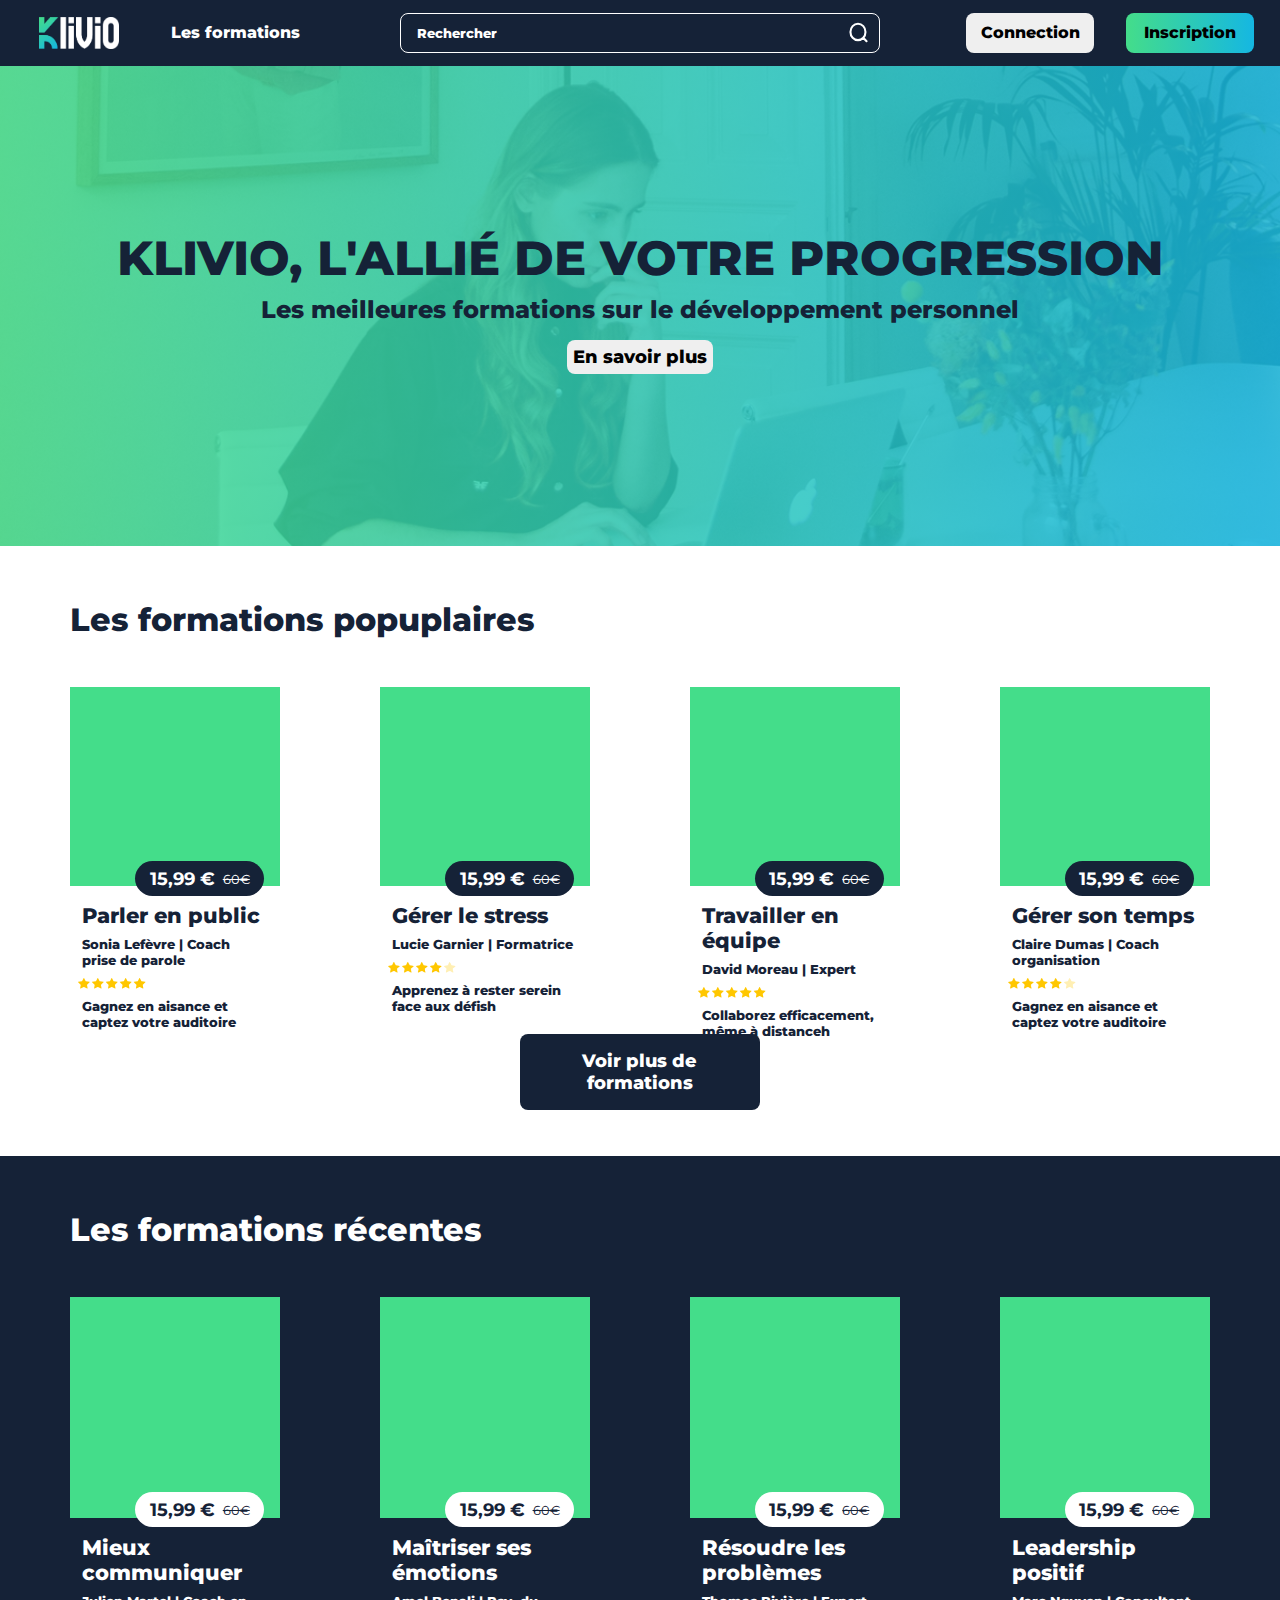
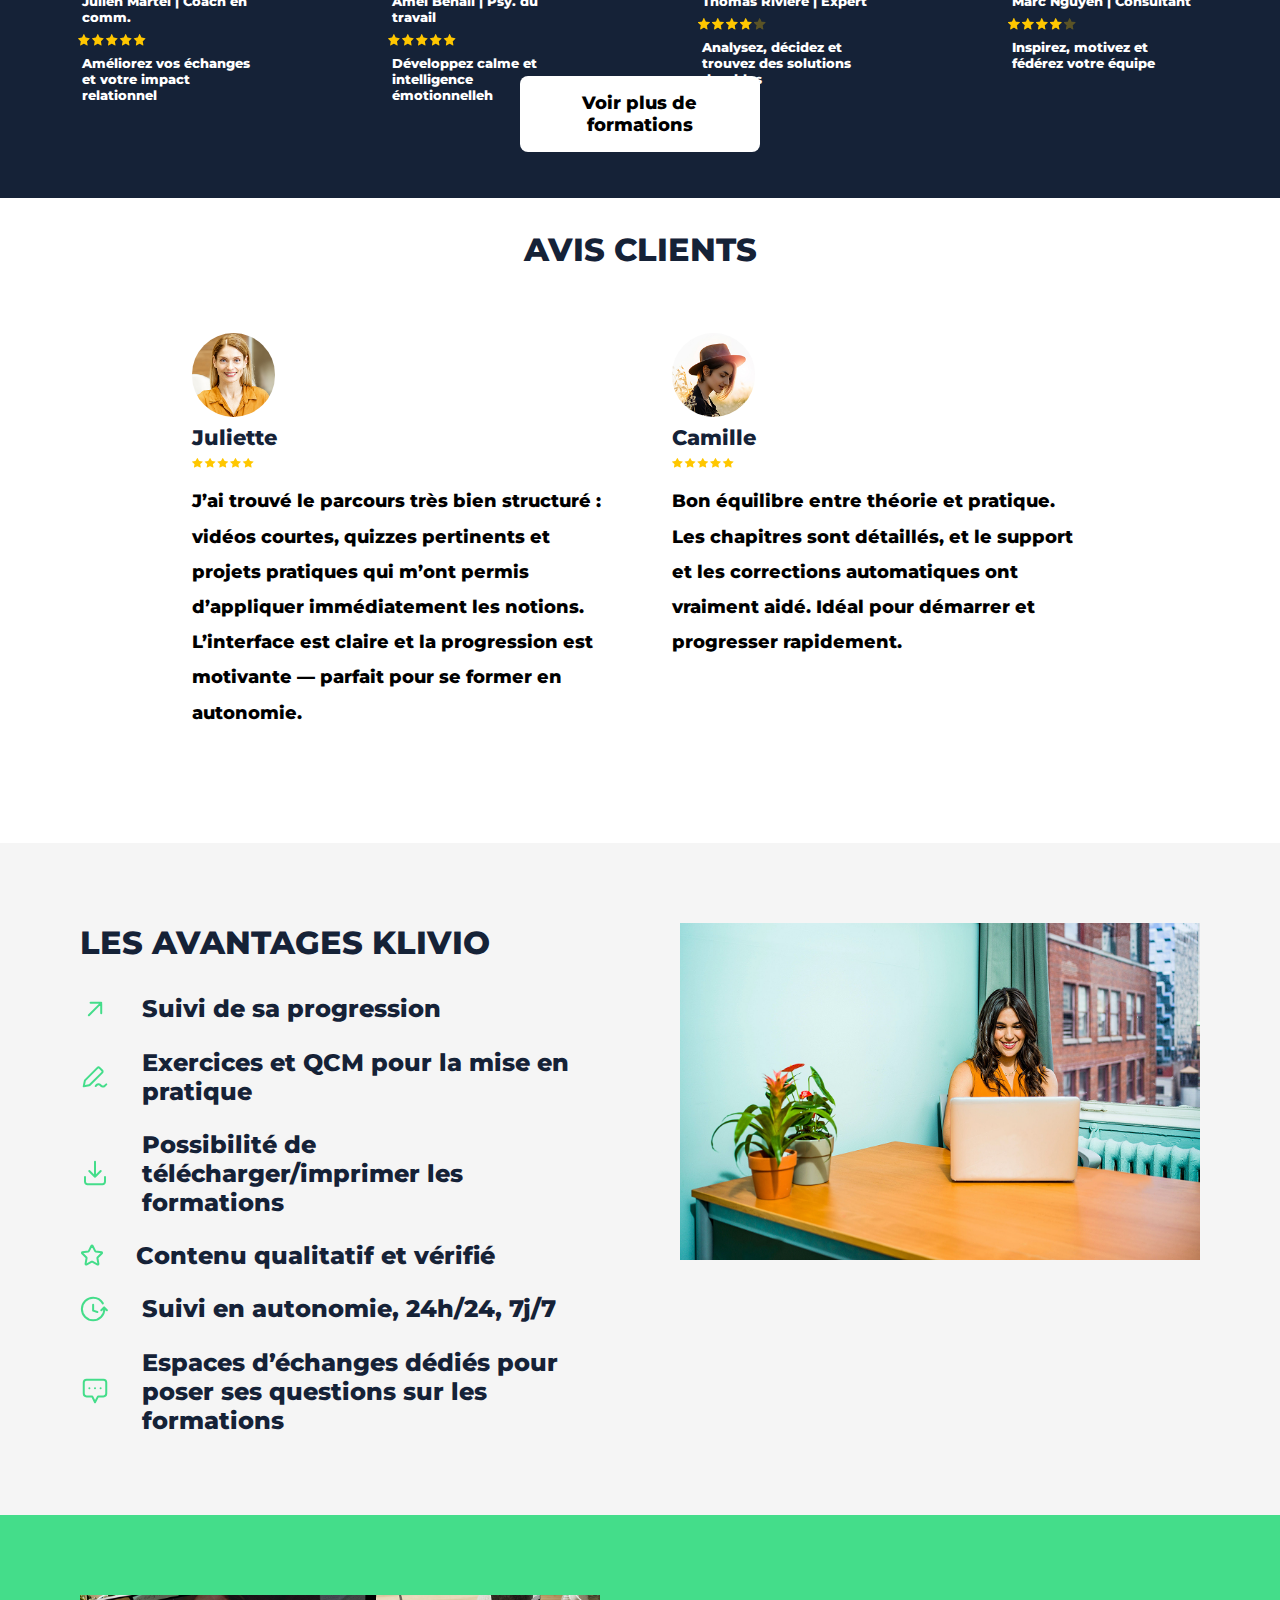
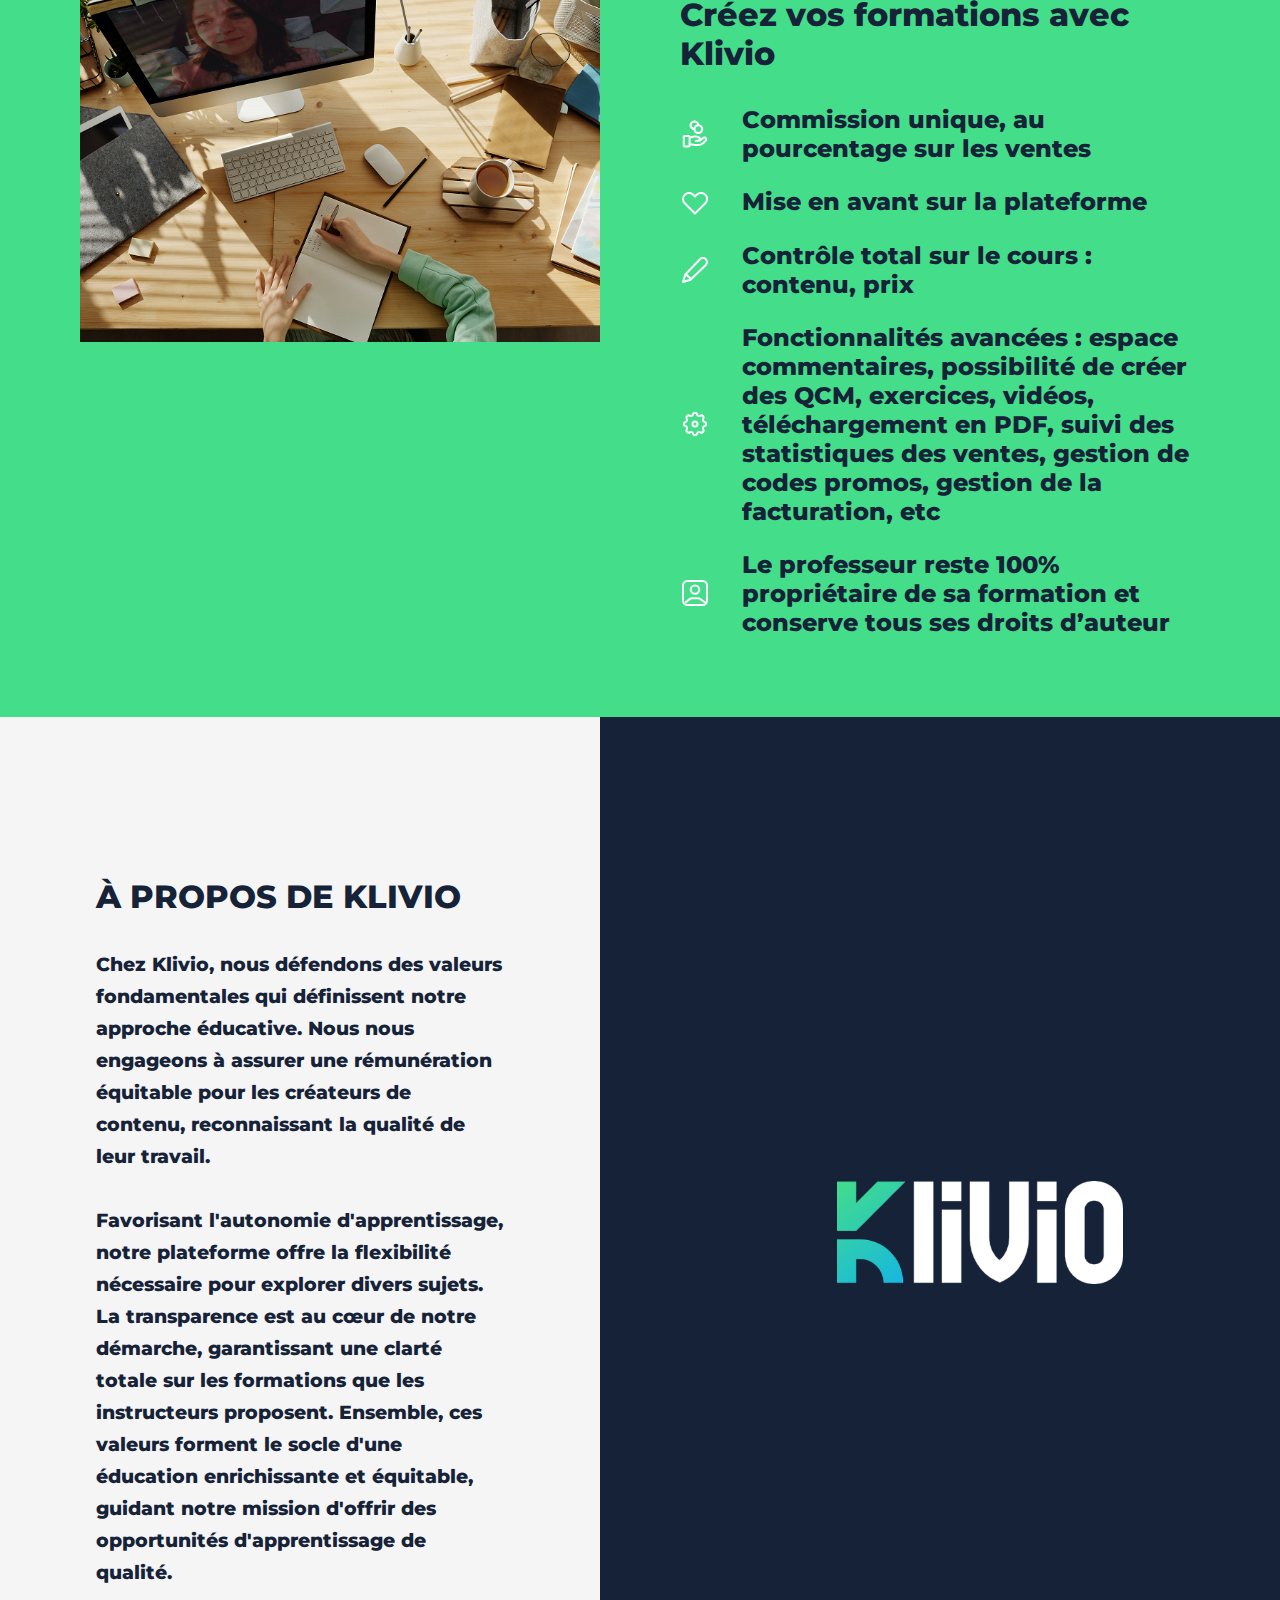
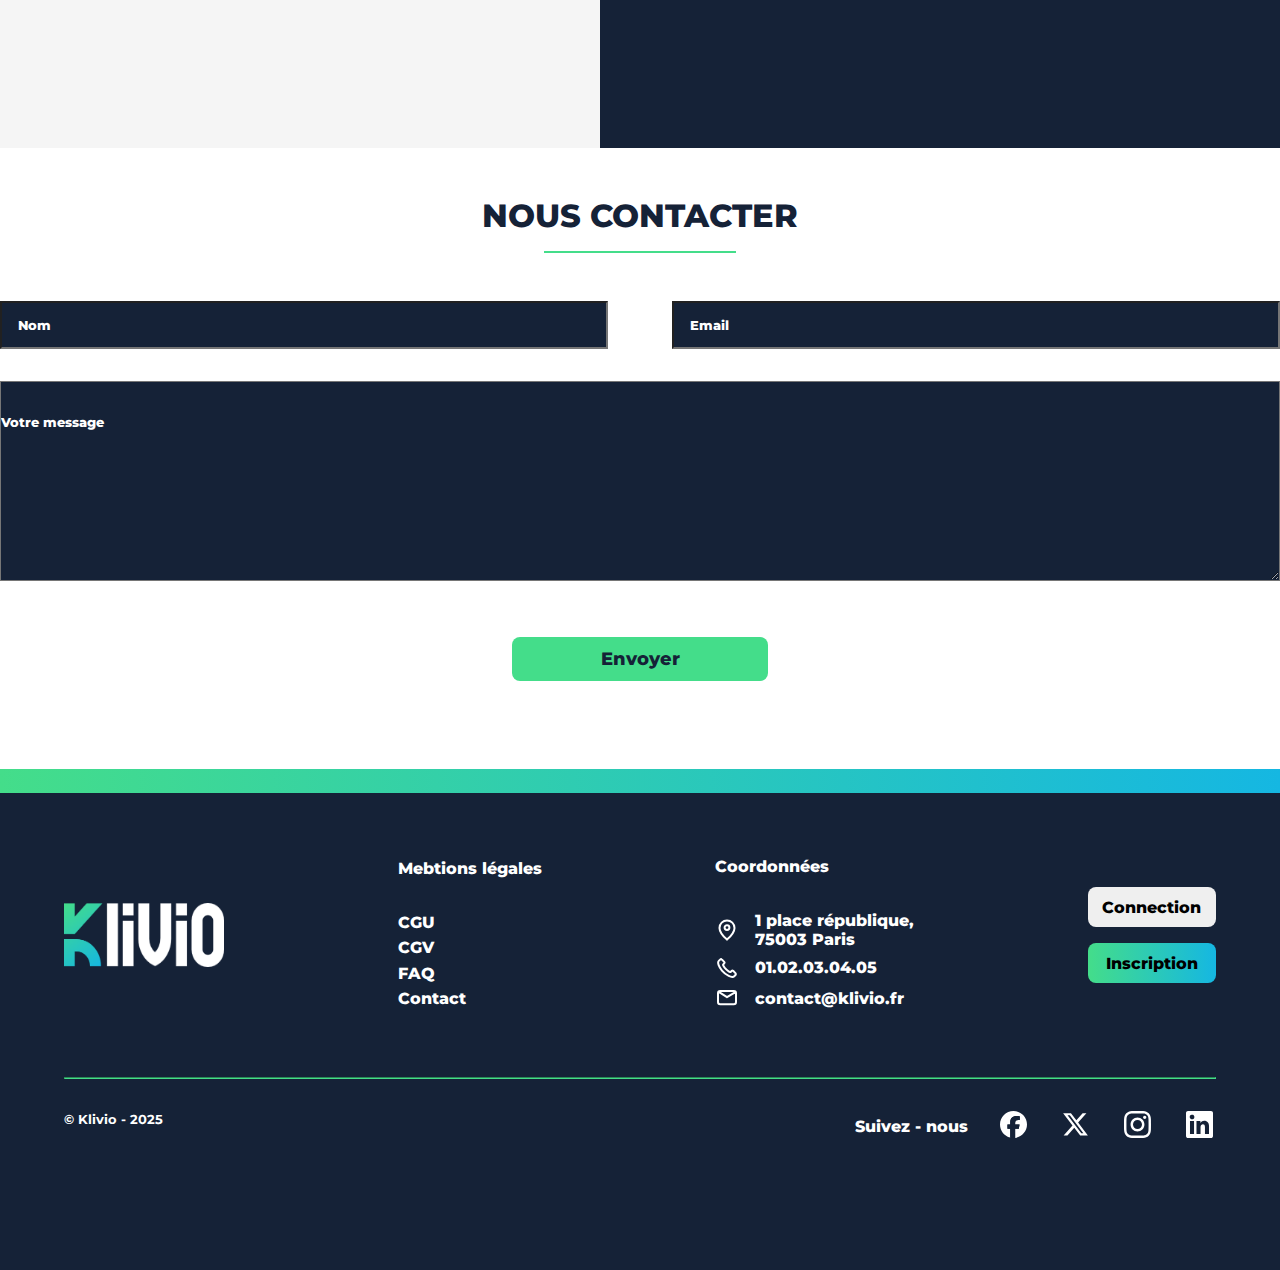
<file: index.html>
<!DOCTYPE html>
<html lang="fr">

<head>
    <meta charset="UTF-8">
    <meta name="viewport" content="width=device-width">
    <title>Klivio</title>
    <link rel="stylesheet" href="style.css">

</head>


<body>

    <header>

        <nav>
            <div id="logo_div" class="mobile_hidden">
                <img id="logo" src="img/logo.png" alt="Logo Klivio">
                <a class="mobile_hidden" >Les formations</a>
            </div>

            <div id="search_div">
                <label class="mobile_hidden" ></label>
                <input type="text" id="search-bar" placeholder="Rechercher" class="mobile_hidden" >
            </div>

            <div id="button_div" class="mobile_hidden">
                <button class="mobile_hidden , login_button">Connection</button>
                <button class="mobile_hidden , signin_button">Inscription</button>
            </div>

            <div id="menu" class="mobile_hidden">
                <hr class="mobile_show, menu-bar" >
                <hr class="mobile_show, menu-bar" >
                <hr class="mobile_show, menu-bar" >
            </div>
        </nav>

    </header>


    <div id="banner">
        <h1>KLIVIO, L'ALLIÉ DE VOTRE PROGRESSION</h1>
        <p>Les meilleures formations sur le développement personnel</p>
        <button>En savoir plus</button>
    </div>


    <main>

        <!-- Formations populaires -->

        <section id="formations_populaires">

            <h2>Les formations popuplaires</h2>

                <div class="product_list">

                    <div class="product">
                        <img class="product_img" src="img/img-course.png" alt="Produit, carré vert">
                        <span class="price">15,99 € <span class="old_price">60€</span></span>
                        <div class="product_text">
                        <h3>Parler en public</h3>
                        <p>Sonia Lefèvre | Coach prise de parole</p>
                        <img class="star_img" src="img/5star.svg" alt="Note 5 sur 5">
                        <p>Gagnez en aisance et captez votre auditoire</p>
                        </div>
                    </div>

                    <div class="product">
                        <img class="product_img" src="img/img-course.png" alt="Produit, carré vert">
                        <span class="price">15,99 € <span class="old_price">60€</span></span>
                        <div class="product_text">
                        <h3>Gérer le stress</h3>
                        <p>Lucie Garnier | Formatrice</p>
                        <img class="star_img" src="img/4star.png" alt="Note 4 sur 5">
                        <p>Apprenez à rester serein face aux défish</p>
                        </div>
                    </div>

                    <div class="product">
                        <img class="product_img" src="img/img-course.png" alt="Produit, carré vert">
                        <span class="price">15,99 € <span class="old_price">60€</span></span>
                        <div class="product_text">
                        <h3>Travailler en équipe</h3>
                        <p>David Moreau | Expert</p>
                        <img class="star_img" src="img/5star.svg" alt="Note 5 sur 5">
                        <p>Collaborez efficacement, même à distanceh</p>
                        </div>
                    </div>

                    <div class="product">
                        <img class="product_img" src="img/img-course.png" alt="Produit, carré vert">
                        <span class="price">15,99 € <span class="old_price">60€</span></span>
                        <div class="product_text">
                        <h3>Gérer son temps</h3>
                        <p>Claire Dumas | Coach organisation</p>
                        <img class="star_img" src="img/4star.png" alt="Note, 4 sur 5">
                        <p>Gagnez en aisance et captez votre auditoire</p>
                        </div>
                    </div>
                    
                    
                </div>
                
            <button>Voir plus de formations</button>
        </section>

        
        <!-- Formations recentes -->
        <div class="mobile_background">
        <section id="formations_recentes">

            <h2>Les formations récentes</h2>

                <div class="product_list">

                    <div class="product">
                        <img class="product_img" src="img/img-course.png" alt="Produit, carré vert">
                        <span class="price2">15,99 € <span class="old_price">60€</span></span>
                        <div class="product_text">
                        <h3>Mieux communiquer</h3>
                        <p>Julien Martel | Coach en comm.</p>
                        <img class="star_img" src="img/5star.svg" alt="Note, 5 sur 5">
                        <p>Améliorez vos échanges et votre impact relationnel</p>
                        </div>
                    </div>

                    <div class="product">
                        <img class="product_img" src="img/img-course.png" alt="Produit, carré vert">
                        <span class="price2">15,99 € <span class="old_price">60€</span></span>
                        <div class="product_text">
                        <h3>Maîtriser ses émotions</h3>
                        <p>Amel Benali | Psy. du travail</p>
                        <img class="star_img" src="img/5star.svg" alt="Note, 5 sur 5">
                        <p>Développez calme et intelligence émotionnelleh</p>
                        </div>
                    </div>

                    <div class="product">
                        <img class="product_img" src="img/img-course.png" alt="Produit, carré vert">
                        <span class="price2">15,99 € <span class="old_price">60€</span></span>
                        <div class="product_text">
                        <h3>Résoudre les problèmes</h3>
                        <p>Thomas Rivière | Expert</p>
                        <img class="star_img" src="img/4star.png" alt="Note, 4 sur 5">
                        <p>Analysez, décidez et trouvez des solutions durables</p>
                        </div>
                    </div>

                    <div class="product">
                        <img class="product_img" src="img/img-course.png" alt="Produit, carré vert">
                        <span class="price2">15,99 € <span class="old_price">60€</span></span>
                        <div class="product_text">
                        <h3>Leadership positif</h3>
                        <p>Marc Nguyen | Consultant</p>
                        <img class="star_img" src="img/4star.png" alt="Note, 4 sur 5">
                        <p>Inspirez, motivez et fédérez votre équipe</p>
                        </div>
                    </div>
                    
                    
                </div>
                
            <button>Voir plus de formations</button>
        </section>
        </div>


        <!-- Avis clients -->
        <section id="avis_clients">

            <h2>AVIS CLIENTS</h2>

                <div class="split_half">
                    <div class="client">
                        <img src="img/juliette.png" class="client_img" alt="photo de Juliette">
                        <h3>Juliette</h3>
                        <img src="img/5star.svg" class="client_star" alt="Note 5 sur 5">
                        <p class="avis">J’ai trouvé le parcours très bien structuré : vidéos courtes, 
                            quizzes pertinents et projets pratiques qui m’ont permis d’appliquer 
                            immédiatement les notions. L’interface est claire et la progression 
                            est motivante — parfait pour se former en autonomie.
                        </p>
                    </div>

                    <div class="client">
                        <img src="img/camille.png" class="client_img" alt="Photo de Camille">
                        <h3>Camille</h3>
                        <img src="img/5star.svg" class="client_star" alt="Note 5 sur 5">
                        <p class="avis">Bon équilibre entre théorie et pratique. Les chapitres sont détaillés, 
                            et le support et les corrections automatiques ont vraiment aidé. Idéal 
                            pour démarrer et progresser rapidement.
                        </p>
                    </div>
                </div>
        </section>


        <!-- Avantages -->
        <section id="avantages">

                <div class="mobile_size">
                    <h2>LES AVANTAGES KLIVIO</h2>
                    
                    <ul>
                        <li> <img src="img/icons/arrow-up-right.svg" alt="icone arrow up">Suivi de sa progression</li>
                        <li> <img src="img/icons/edit-01.svg" alt="icone edit">Exercices et QCM pour la mise en pratique</li>
                        <li> <img src="img/icons/download-02.svg" alt="icone download">Possibilité de télécharger/imprimer les formations</li>
                        <li> <img src="img/icons/star-02.svg" alt="icone etoile">Contenu qualitatif et vérifié</li>
                        <li> <img src="img/icons/clock-backward.svg" alt="icone clokc backward">Suivi en autonomie, 24h/24, 7j/7</li>
                        <li> <img src="img/icons/annotation-typing.svg" alt="icone typing animation">Espaces d’échanges dédiés pour poser ses questions sur les formations</li>
                    </ul>
                
                </div>

            <div>
                <img src="img/avantages.png" id="avantages_img" alt="Femme qui travaille sur ordinateur asisse devant un bureau">
            </div>

        </section>


        <!-- Become author -->
        <section id="become-author">

                    
            
            <div>
                <h2 class="mobile_show" id="title">Créez vos formations avec Klivio</h2>
                <img src="img/become-author.png" id="become-author_img" alt="Vue de premiere personne d'une femme travaillaint sur ordinateur devant un bureau">
            </div>
            
            <div>

                    <h2 class="mobile_hidden">Créez vos formations avec Klivio</h2>

                    <ul>
                        <li><img src="img/icons/coin-hand.svg" alt="icone piece">Commission unique, au pourcentage sur les ventes</li>
                        <li><img src="img/icons/heart.svg" alt="icone coeur">Mise en avant sur la plateforme</li>
                        <li><img src="img/icons/pencil-01.svg" alt="icone stylo">Contrôle total sur le cours : contenu, prix</li>
                        <li><img src="img/icons/settings.svg" alt="icone parametres">Fonctionnalités avancées : espace commentaires, possibilité de créer des QCM, exercices, vidéos, 
                            téléchargement en PDF, suivi des statistiques des ventes, gestion de codes promos, gestion de la 
                            facturation, etc
                        </li>
                        <li><img src="img/icons/user-profile-square.svg" alt="icone profil d'utilisateur">Le professeur reste 100% propriétaire de sa formation et conserve tous ses droits d’auteur</li>
                    </ul>
                
                </div>
                    
        </section>


        <!-- About -->
         <section id="about">

             <div id="about_div">
                 
                 <h2>À PROPOS DE KLIVIO</h2>

                <p>Chez Klivio, nous défendons des valeurs fondamentales qui 
                    définissent notre approche éducative. Nous nous engageons à
                    assurer une rémunération équitable pour les créateurs de contenu, 
                    reconnaissant la qualité de leur travail. 
                </p>

                <p>Favorisant l'autonomie d'apprentissage, notre plateforme offre la flexibilité  
                    nécessaire pour explorer divers sujets. La transparence est au cœur de notre démarche, 
                    garantissant une clarté totale sur les formations que les instructeurs proposent. 
                    Ensemble, ces valeurs forment le socle d'une  éducation enrichissante et équitable,
                    guidant notre mission d'offrir des opportunités d'apprentissage de qualité.
                </p>

             </div>

             <div id="about_div_img">
                <img src="img/logo.png" alt="Logo Klivio">
             </div>

         </section>


        <!-- Contact -->
         <section id="contact">

            
            <h2>NOUS CONTACTER</h2>
            <hr>

            <form method="post">

                <div id="contact_info">
                    
                    <div id="contact_input">
                        <input type="text" placeholder="Nom" class="contact_input_text">
                        <input type="email" placeholder="Email" class="contact_input_text">
                    </div>
                        <textarea id="contact_message" placeholder="Votre message" class="contact_input_text"></textarea>
                        
                    </div>
            </form>
            
            <button>Envoyer</button>
         </section>


         <!-- Footer -->
         <footer>
             
             <hr id="footer_line">

             <section id="footer_main">
             
                <div>
                    <img src="img/logo.png" id="footer_logo" alt="Logo Klivio">
                </div>

                <div id="mention_legales">

                    <h4>Mebtions légales</h4>

                    <ul>
                        <li>CGU</li>
                        <li>CGV</li>
                        <li>FAQ</li>
                        <li>Contact</li>
                    </ul>
                </div>

                <div>
                    <h4>Coordonnées</h4>

                    <ul>
                        <li><img src="img/icons/marker-02.svg" alt="icone de position">1 place république, <br>75003 Paris</li>
                        <li><img src="img/icons/phone.svg" alt="icone de telephone">01.02.03.04.05</li>
                        <li><img src="img/icons/mail-01.svg" alt="icone email">contact@klivio.fr</li>
                    </ul>
                </div>

                <div id="footer_button">
                <button class="mobile_hidden , login_button">Connection</button>
                <button class="mobile_hidden , signin_button">Inscription</button>

                </div>

            </section>
            
            <hr id="footer_line2" class="mobile_hidden">


            <section id="footer_second" class="mobile_hidden">

                <h5 class="mobile_hidden">© Klivio -  2025</h5>

                <div id="social-media">

                    <span class="mobile_hidden">Suivez - nous</span>

                    <a><img src="img/icons/fb.svg" class="mobile_hidden" alt="facebook"></a>
                    <a><img src="img/icons/x.svg" class="mobile_hidden" alt="icone x"></a>
                    <a><img src="img/icons/insta.svg" class="mobile_hidden" alt="instagram"></a>
                    <a><img src="img/icons/linkdin.svg" class="mobile_hidden" alt="linkdin"></a>

                </div>

            </section>

        </footer>





    </main>



</body>

</html>
</file>
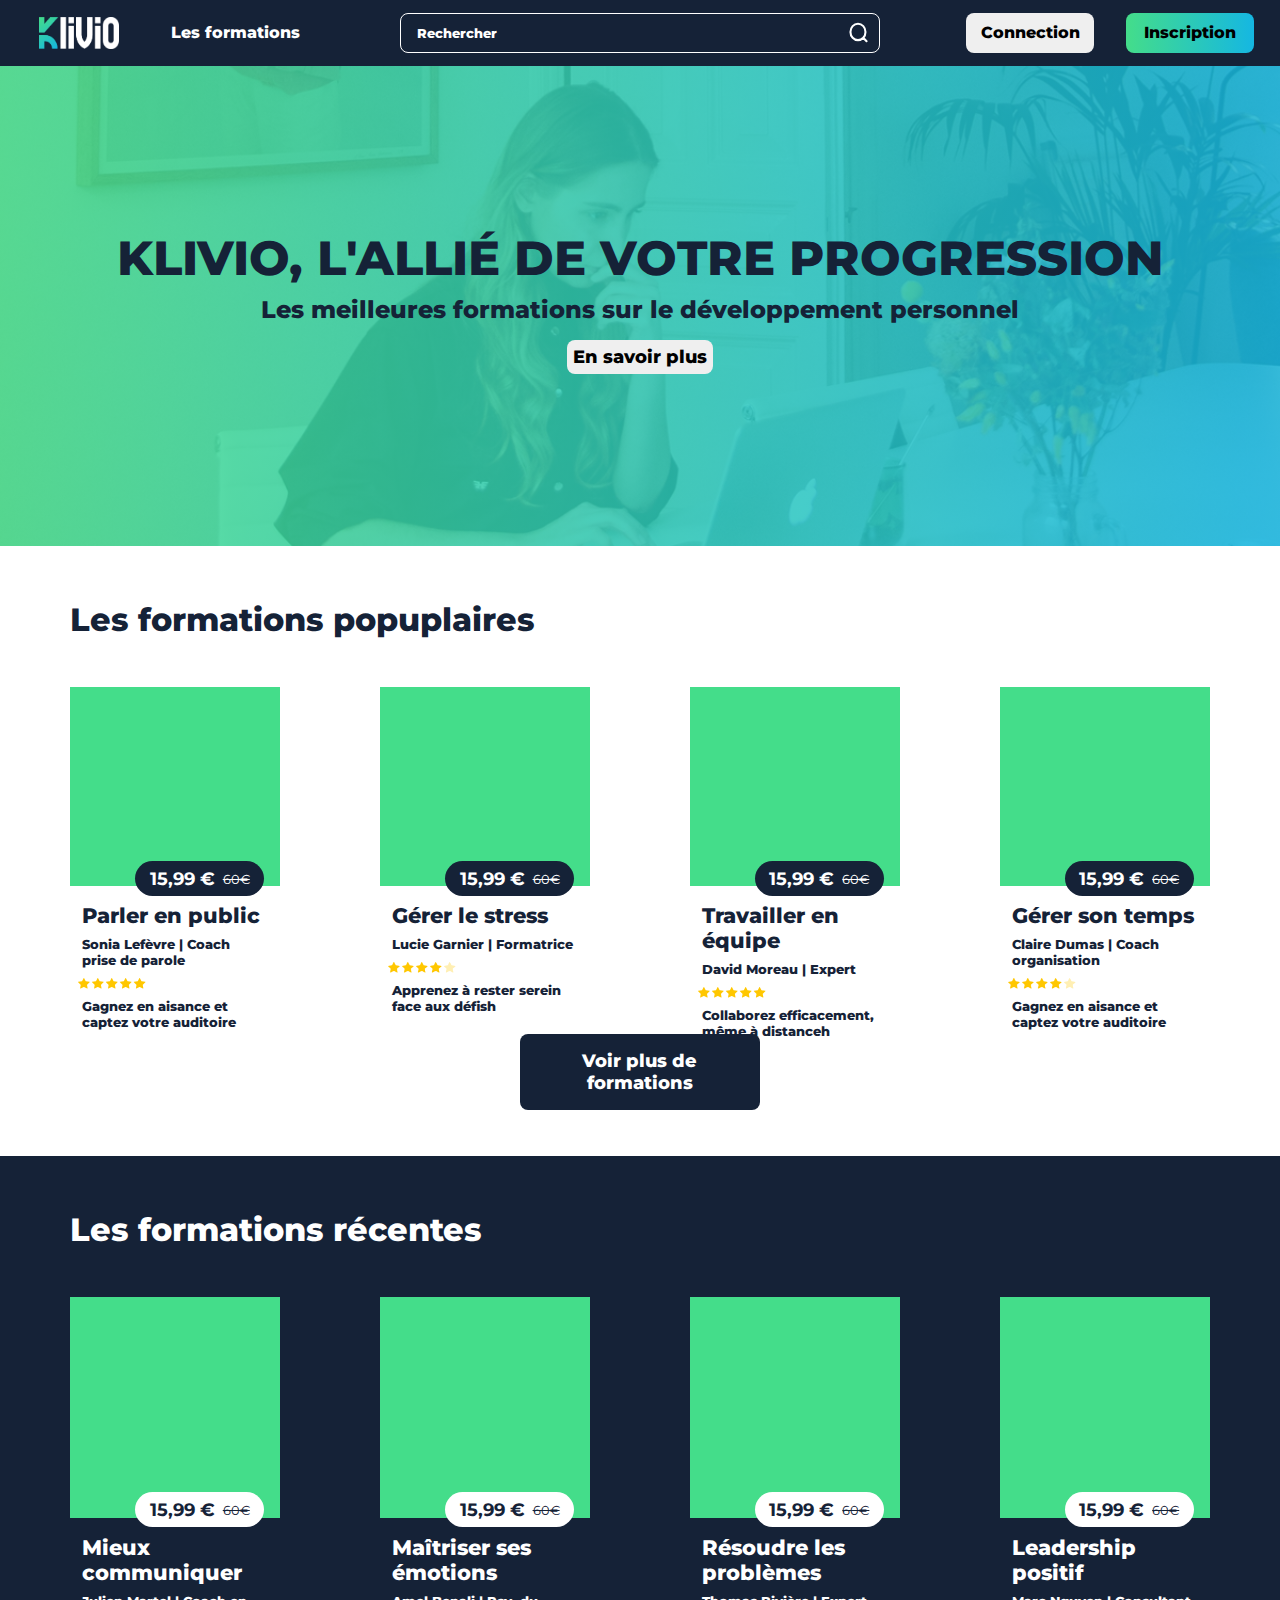
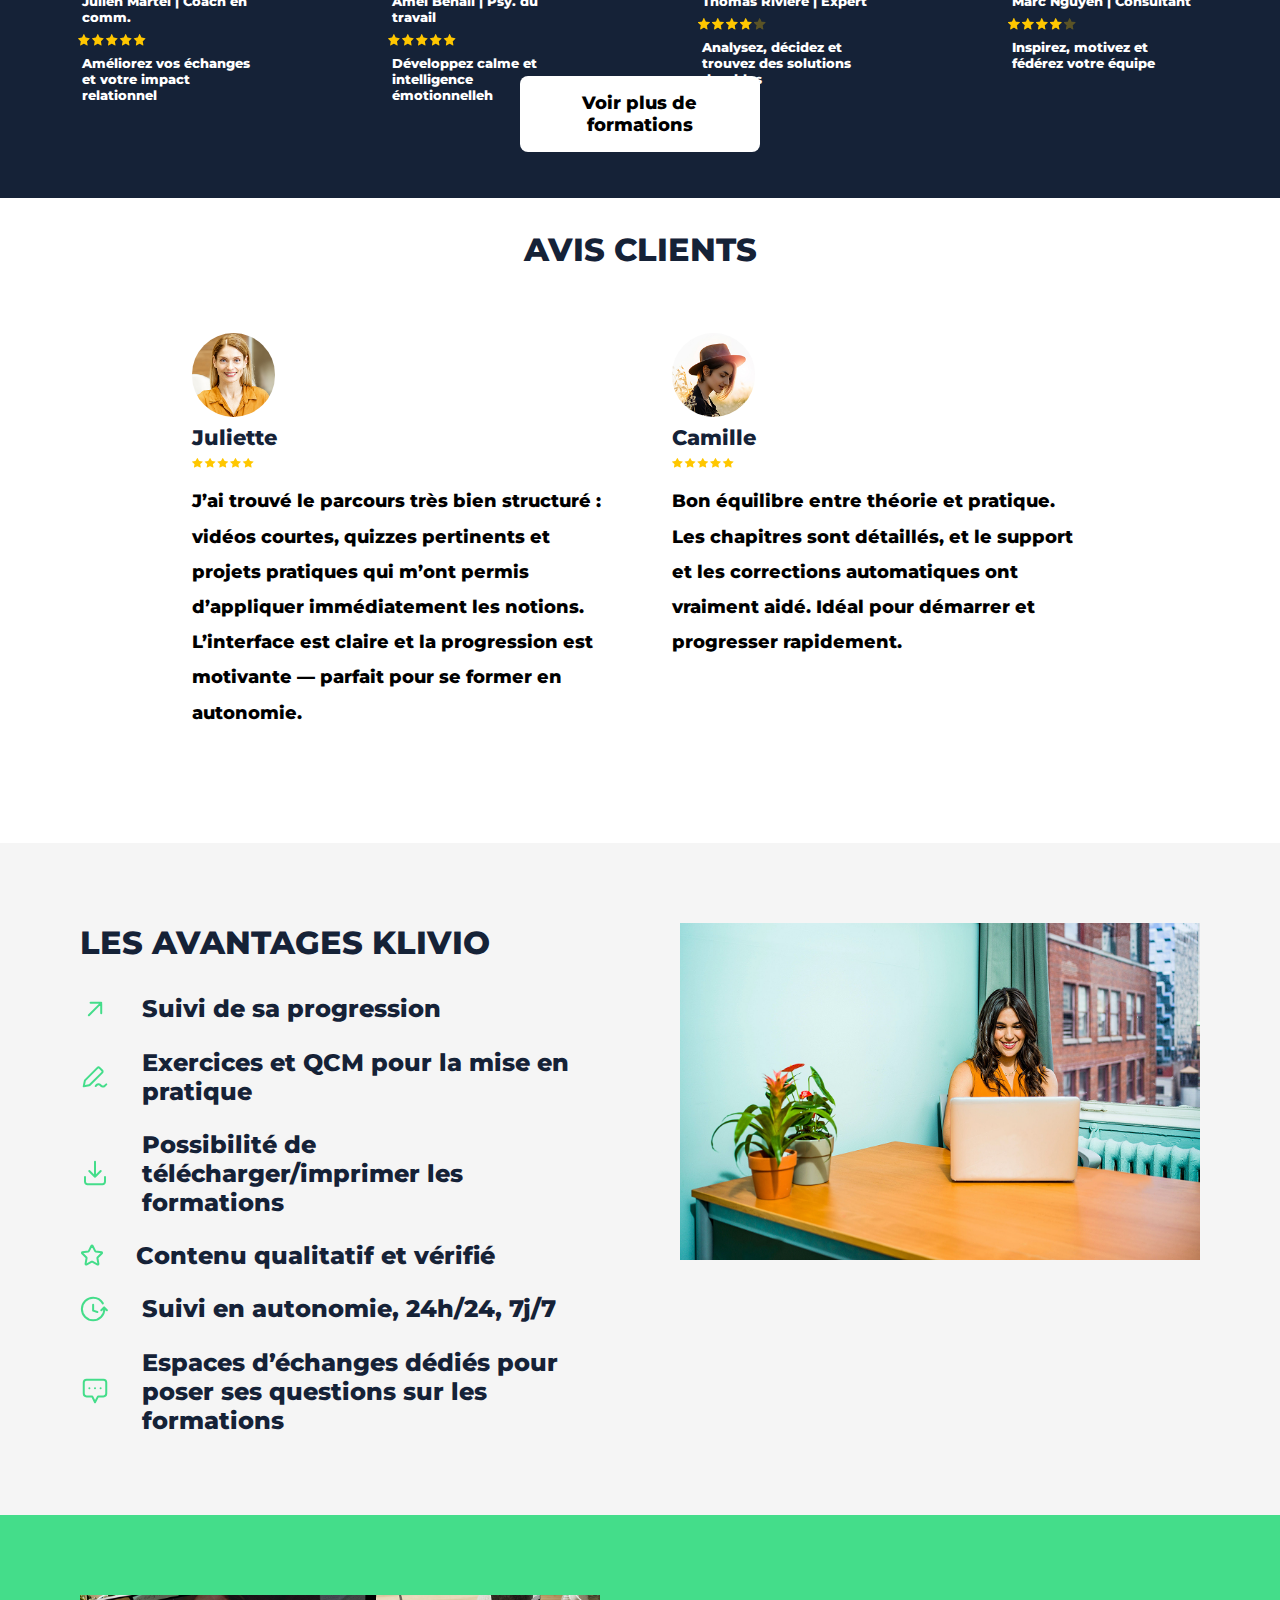
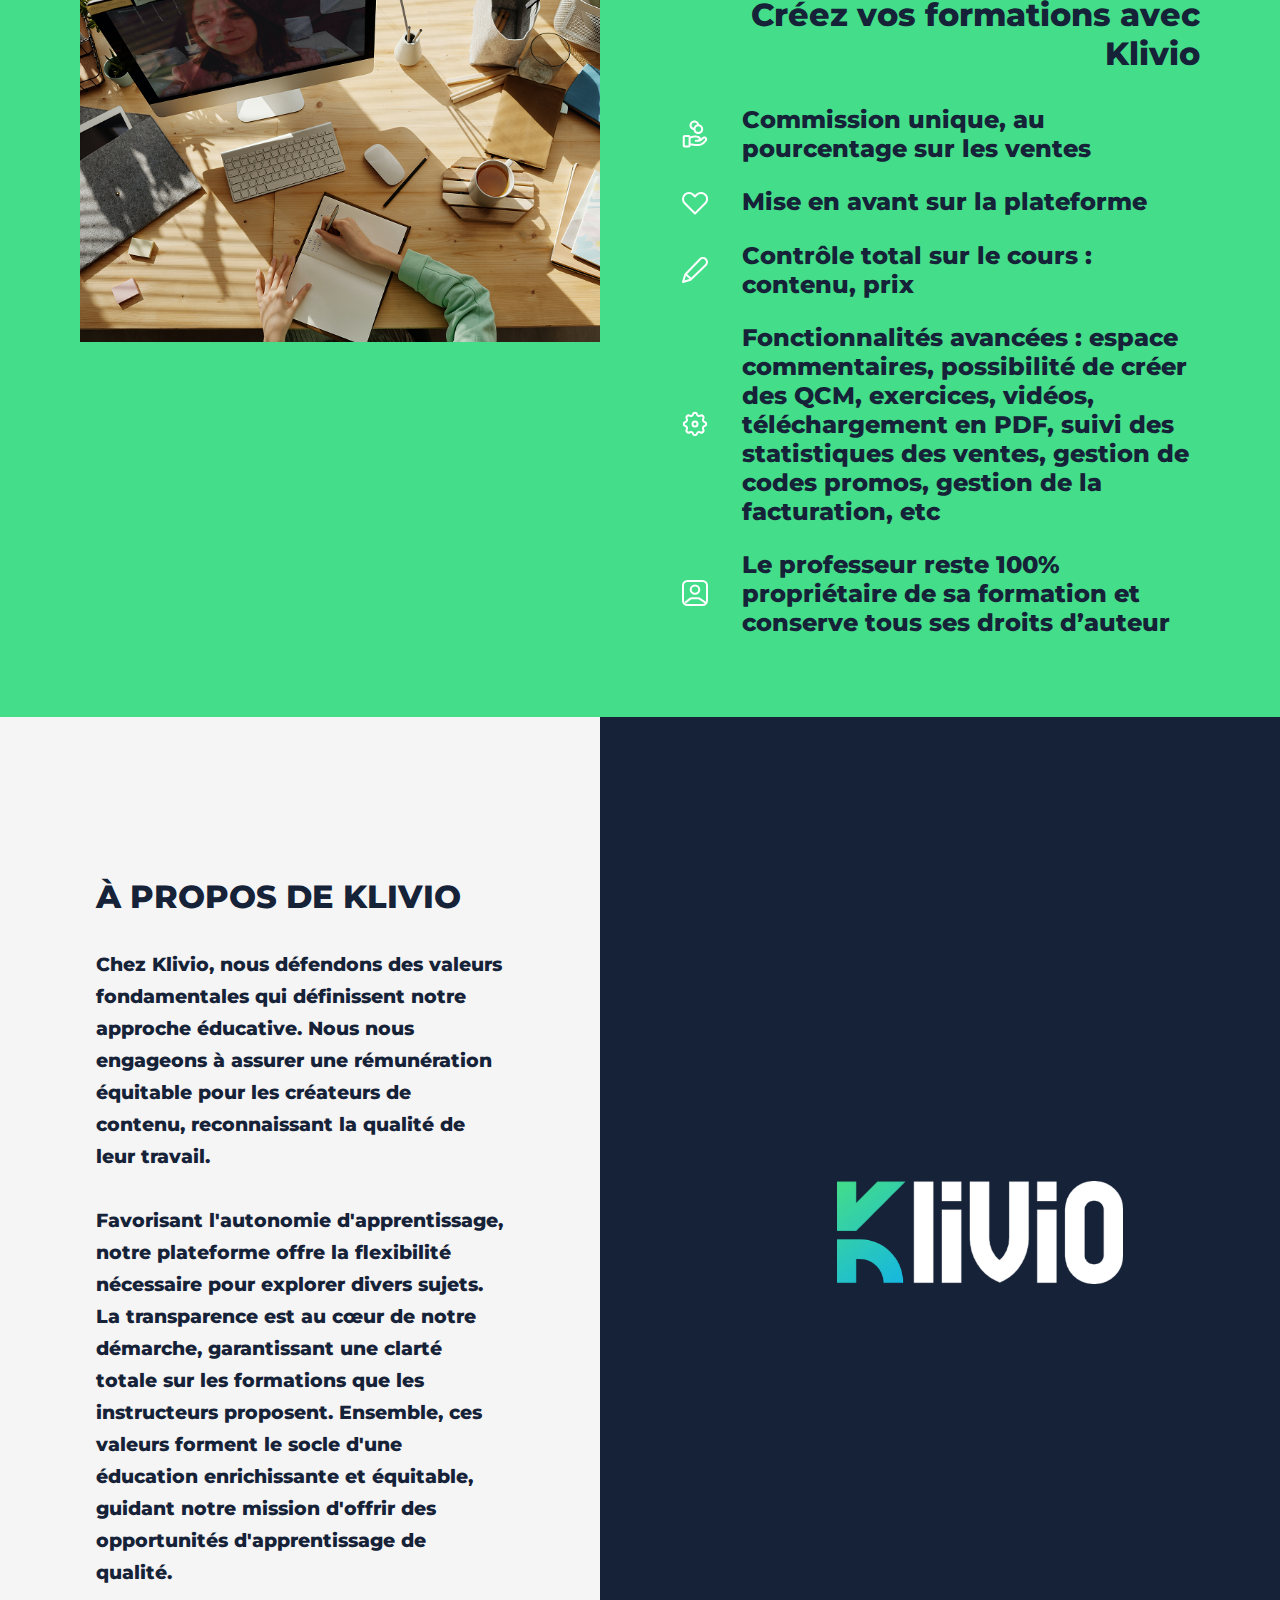
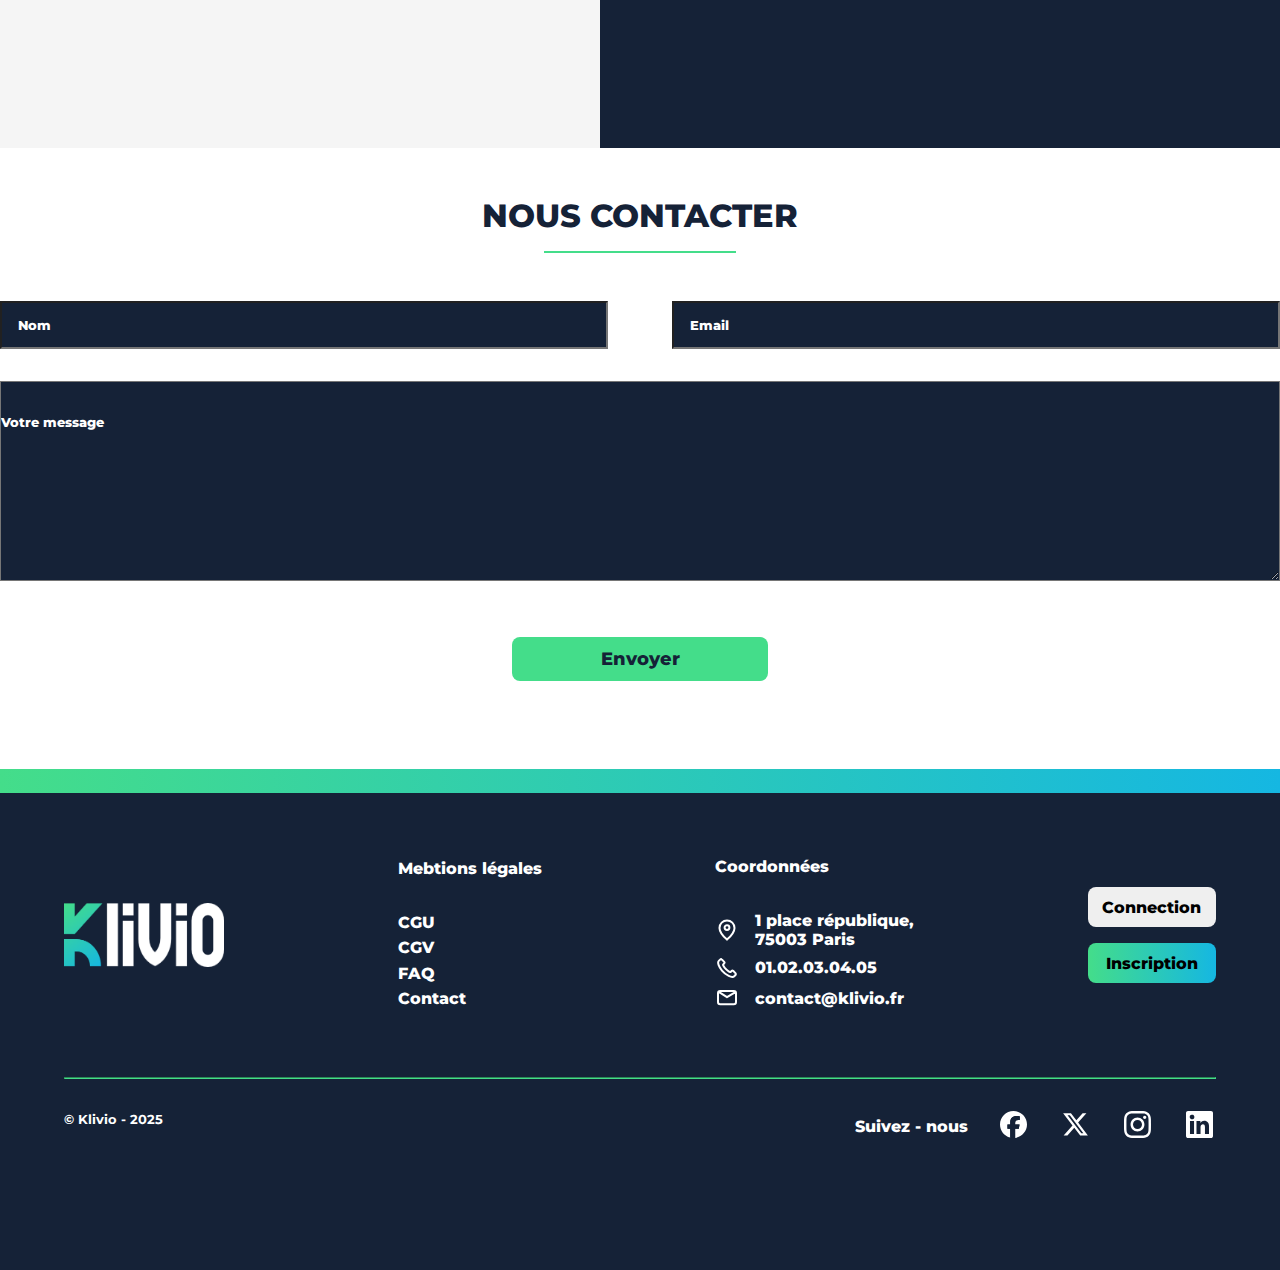
<file: Klivio/Klivio/main.html>
<!DOCTYPE html>
<html lang="fr">

<head>
    <meta charset="UTF-8">
    <meta name="viewport" content="width=device-width">
    <title>Klivio</title>
    <link rel="stylesheet" href="style.css">

</head>


<body>

    <header>

        <nav>
            <div id="logo_div" class="mobile_hidden">
                <img id="logo" src="img/logo.png" alt="Logo Klivio">
                <a class="mobile_hidden" >Les formations</a>
            </div>

            <div id="search_div">
                <label class="mobile_hidden" ></label>
                <input type="text" id="search-bar" placeholder="Rechercher" class="mobile_hidden" >
            </div>

            <div id="button_div" class="mobile_hidden">
                <button class="mobile_hidden , login_button">Connection</button>
                <button class="mobile_hidden , signin_button">Inscription</button>
            </div>

            <div id="menu" class="mobile_hidden">
                <hr class="mobile_show, menu-bar" >
                <hr class="mobile_show, menu-bar" >
                <hr class="mobile_show, menu-bar" >
            </div>
        </nav>

    </header>


    <div id="banner">
        <h1>KLIVIO, L'ALLIÉ DE VOTRE PROGRESSION</h1>
        <p>Les meilleures formations sur le développement personnel</p>
        <button>En savoir plus</button>
    </div>


    <main>

        <!-- Formations populaires -->

        <section id="formations_populaires">

            <h2>Les formations popuplaires</h2>

                <div class="product_list">

                    <div class="product">
                        <img class="product_img" src="img/img-course.png" alt="Produit, carré vert">
                        <span class="price">15,99 € <span class="old_price">60€</span></span>
                        <div class="product_text">
                        <h3>Parler en public</h3>
                        <p>Sonia Lefèvre | Coach prise de parole</p>
                        <img class="star_img" src="img/5star.svg" alt="Note 5 sur 5">
                        <p>Gagnez en aisance et captez votre auditoire</p>
                        </div>
                    </div>

                    <div class="product">
                        <img class="product_img" src="img/img-course.png" alt="Produit, carré vert">
                        <span class="price">15,99 € <span class="old_price">60€</span></span>
                        <div class="product_text">
                        <h3>Gérer le stress</h3>
                        <p>Lucie Garnier | Formatrice</p>
                        <img class="star_img" src="img/4star.png" alt="Note 4 sur 5">
                        <p>Apprenez à rester serein face aux défish</p>
                        </div>
                    </div>

                    <div class="product">
                        <img class="product_img" src="img/img-course.png" alt="Produit, carré vert">
                        <span class="price">15,99 € <span class="old_price">60€</span></span>
                        <div class="product_text">
                        <h3>Travailler en équipe</h3>
                        <p>David Moreau | Expert</p>
                        <img class="star_img" src="img/5star.svg" alt="Note 5 sur 5">
                        <p>Collaborez efficacement, même à distanceh</p>
                        </div>
                    </div>

                    <div class="product">
                        <img class="product_img" src="img/img-course.png" alt="Produit, carré vert">
                        <span class="price">15,99 € <span class="old_price">60€</span></span>
                        <div class="product_text">
                        <h3>Gérer son temps</h3>
                        <p>Claire Dumas | Coach organisation</p>
                        <img class="star_img" src="img/4star.png" alt="Note, 4 sur 5">
                        <p>Gagnez en aisance et captez votre auditoire</p>
                        </div>
                    </div>
                    
                    
                </div>
                
            <button>Voir plus de formations</button>
        </section>

        
        <!-- Formations recentes -->
        <div class="mobile_background">
        <section id="formations_recentes">

            <h2>Les formations récentes</h2>

                <div class="product_list">

                    <div class="product">
                        <img class="product_img" src="img/img-course.png" alt="Produit, carré vert">
                        <span class="price2">15,99 € <span class="old_price">60€</span></span>
                        <div class="product_text">
                        <h3>Mieux communiquer</h3>
                        <p>Julien Martel | Coach en comm.</p>
                        <img class="star_img" src="img/5star.svg" alt="Note, 5 sur 5">
                        <p>Améliorez vos échanges et votre impact relationnel</p>
                        </div>
                    </div>

                    <div class="product">
                        <img class="product_img" src="img/img-course.png" alt="Produit, carré vert">
                        <span class="price2">15,99 € <span class="old_price">60€</span></span>
                        <div class="product_text">
                        <h3>Maîtriser ses émotions</h3>
                        <p>Amel Benali | Psy. du travail</p>
                        <img class="star_img" src="img/5star.svg" alt="Note, 5 sur 5">
                        <p>Développez calme et intelligence émotionnelleh</p>
                        </div>
                    </div>

                    <div class="product">
                        <img class="product_img" src="img/img-course.png" alt="Produit, carré vert">
                        <span class="price2">15,99 € <span class="old_price">60€</span></span>
                        <div class="product_text">
                        <h3>Résoudre les problèmes</h3>
                        <p>Thomas Rivière | Expert</p>
                        <img class="star_img" src="img/4star.png" alt="Note, 4 sur 5">
                        <p>Analysez, décidez et trouvez des solutions durables</p>
                        </div>
                    </div>

                    <div class="product">
                        <img class="product_img" src="img/img-course.png" alt="Produit, carré vert">
                        <span class="price2">15,99 € <span class="old_price">60€</span></span>
                        <div class="product_text">
                        <h3>Leadership positif</h3>
                        <p>Marc Nguyen | Consultant</p>
                        <img class="star_img" src="img/4star.png" alt="Note, 4 sur 5">
                        <p>Inspirez, motivez et fédérez votre équipe</p>
                        </div>
                    </div>
                    
                    
                </div>
                
            <button>Voir plus de formations</button>
        </section>
        </div>


        <!-- Avis clients -->
        <section id="avis_clients">

            <h2>AVIS CLIENTS</h2>

                <div class="split_half">
                    <div class="client">
                        <img src="img/juliette.png" class="client_img" alt="photo de Juliette">
                        <h3>Juliette</h3>
                        <img src="img/5star.svg" class="client_star" alt="Note 5 sur 5">
                        <p class="avis">J’ai trouvé le parcours très bien structuré : vidéos courtes, 
                            quizzes pertinents et projets pratiques qui m’ont permis d’appliquer 
                            immédiatement les notions. L’interface est claire et la progression 
                            est motivante — parfait pour se former en autonomie.
                        </p>
                    </div>

                    <div class="client">
                        <img src="img/camille.png" class="client_img" alt="Photo de Camille">
                        <h3>Camille</h3>
                        <img src="img/5star.svg" class="client_star" alt="Note 5 sur 5">
                        <p class="avis">Bon équilibre entre théorie et pratique. Les chapitres sont détaillés, 
                            et le support et les corrections automatiques ont vraiment aidé. Idéal 
                            pour démarrer et progresser rapidement.
                        </p>
                    </div>
                </div>
        </section>


        <!-- Avantages -->
        <section id="avantages">

                <div class="mobile_size">
                    <h2>LES AVANTAGES KLIVIO</h2>
                    
                    <ul>
                        <li> <img src="img/icons/arrow-up-right.svg" alt="icone arrow up">Suivi de sa progression</li>
                        <li> <img src="img/icons/edit-01.svg" alt="icone edit">Exercices et QCM pour la mise en pratique</li>
                        <li> <img src="img/icons/download-02.svg" alt="icone download">Possibilité de télécharger/imprimer les formations</li>
                        <li> <img src="img/icons/star-02.svg" alt="icone etoile">Contenu qualitatif et vérifié</li>
                        <li> <img src="img/icons/clock-backward.svg" alt="icone clokc backward">Suivi en autonomie, 24h/24, 7j/7</li>
                        <li> <img src="img/icons/annotation-typing.svg" alt="icone typing animation">Espaces d’échanges dédiés pour poser ses questions sur les formations</li>
                    </ul>
                
                </div>

            <div>
                <img src="img/avantages.png" id="avantages_img" alt="Femme qui travaille sur ordinateur asisse devant un bureau">
            </div>

        </section>


        <!-- Become author -->
        <section id="become-author">

                    
            
            <div>
                <h2 class="mobile_show">Créez vos formations avec Klivio</h2>
                <img src="img/become-author.png" id="become-author_img" alt="Vue de premiere personne d'une femme travaillaint sur ordinateur devant un bureau">
            </div>
            
            <div>

                    <h2 class="mobile_hidden">Créez vos formations avec Klivio</h2>

                    <ul>
                        <li><img src="img/icons/coin-hand.svg" alt="icone piece">Commission unique, au pourcentage sur les ventes</li>
                        <li><img src="img/icons/heart.svg" alt="icone coeur">Mise en avant sur la plateforme</li>
                        <li><img src="img/icons/pencil-01.svg" alt="icone stylo">Contrôle total sur le cours : contenu, prix</li>
                        <li><img src="img/icons/settings.svg" alt="icone parametres">Fonctionnalités avancées : espace commentaires, possibilité de créer des QCM, exercices, vidéos, 
                            téléchargement en PDF, suivi des statistiques des ventes, gestion de codes promos, gestion de la 
                            facturation, etc
                        </li>
                        <li><img src="img/icons/user-profile-square.svg" alt="icone profil d'utilisateur">Le professeur reste 100% propriétaire de sa formation et conserve tous ses droits d’auteur</li>
                    </ul>
                
                </div>
                    
        </section>


        <!-- About -->
         <section id="about">

             <div id="about_div">
                 
                 <h2>À PROPOS DE KLIVIO</h2>

                <p>Chez Klivio, nous défendons des valeurs fondamentales qui 
                    définissent notre approche éducative. Nous nous engageons à
                    assurer une rémunération équitable pour les créateurs de contenu, 
                    reconnaissant la qualité de leur travail. 
                </p>

                <p>Favorisant l'autonomie d'apprentissage, notre plateforme offre la flexibilité  
                    nécessaire pour explorer divers sujets. La transparence est au cœur de notre démarche, 
                    garantissant une clarté totale sur les formations que les instructeurs proposent. 
                    Ensemble, ces valeurs forment le socle d'une  éducation enrichissante et équitable,
                    guidant notre mission d'offrir des opportunités d'apprentissage de qualité.
                </p>

             </div>

             <div id="about_div_img">
                <img src="img/logo.png" alt="Logo Klivio">
             </div>

         </section>


        <!-- Contact -->
         <section id="contact">

            
            <h2>NOUS CONTACTER</h2>
            <hr>

            <form method="post">

                <div id="contact_info">
                    
                    <div id="contact_input">
                        <input type="text" placeholder="Nom" class="contact_input_text">
                        <input type="email" placeholder="Email" class="contact_input_text">
                    </div>
                        <textarea id="contact_message" placeholder="Votre message" class="contact_input_text"></textarea>
                        
                    </div>
            </form>
            
            <button>Envoyer</button>
         </section>


         <!-- Footer -->
         <footer>
             
             <hr id="footer_line">

             <section id="footer_main">
             
                <div>
                    <img src="img/logo.png" id="footer_logo" alt="Logo Klivio">
                </div>

                <div id="mention_legales">

                    <h4>Mebtions légales</h4>

                    <ul>
                        <li>CGU</li>
                        <li>CGV</li>
                        <li>FAQ</li>
                        <li>Contact</li>
                    </ul>
                </div>

                <div>
                    <h4>Coordonnées</h4>

                    <ul>
                        <li><img src="img/icons/marker-02.svg" alt="icone de position">1 place république, <br>75003 Paris</li>
                        <li><img src="img/icons/phone.svg" alt="icone de telephone">01.02.03.04.05</li>
                        <li><img src="img/icons/mail-01.svg" alt="icone email">contact@klivio.fr</li>
                    </ul>
                </div>

                <div id="footer_button">
                <button class="mobile_hidden , login_button">Connection</button>
                <button class="mobile_hidden , signin_button">Inscription</button>

                </div>

            </section>
            
            <hr id="footer_line2" class="mobile_hidden">


            <section id="footer_second" class="mobile_hidden">

                <h5 class="mobile_hidden">© Klivio -  2025</h5>

                <div id="social-media">

                    <span class="mobile_hidden">Suivez - nous</span>

                    <a><img src="img/icons/fb.svg" class="mobile_hidden" alt="facebook"></a>
                    <a><img src="img/icons/x.svg" class="mobile_hidden" alt="icone x"></a>
                    <a><img src="img/icons/insta.svg" class="mobile_hidden" alt="instagram"></a>
                    <a><img src="img/icons/linkdin.svg" class="mobile_hidden" alt="linkdin"></a>

                </div>

            </section>

        </footer>





    </main>



</body>

</html>
</file>
<file: style.css>
@import url('https://fonts.googleapis.com/css2?family=Montserrat:wght@400;500;600;700&display=swap');

* {
    margin: 0;
    padding: 0;
    list-style: none;
    box-sizing: border-box;
    font-family: 'Montserrat';
    font-weight: 800;
}

h2 {
    font-size: 2rem;
}

/* header */
nav {
    background-color: #152237;
    color: white;

    display: flex;
    justify-content: space-between;

    padding: 1%;
}

#search-bar {
    background-color: #152237;
    background-image: url(img/icons/icone.svg);
    background-repeat: no-repeat;
    background-position: right 0.5rem center;
    background-size: 1.5rem;

    border: solid 0.1em, #ffffff;
    border-radius: 0.5rem;
    color: #ffffff;

    padding: 1rem;

}

#search-bar::placeholder {
    color: #ffffff;
}

#logo {
    width: 5rem;
    height: 2rem;
}


#logo_div {
    display: flex;
    justify-content: space-around;
    align-items: center;

    width: 25%;

}

#button_div {
    display: flex;
    justify-content: center;

    gap: 2rem;
    width: 25%;
}

#search_div {
    display: flex;
    justify-content: center;

    width: 50%;
}

nav input {
    width: 30rem;
    height: 2.5rem;
}

.login_button {
    font-size: medium;
    padding: 0.5%;
    border-radius: 0.5rem;
    border: none;
    width: 8rem;
    height: 2.5rem;

}

.signin_button {
    background: linear-gradient(to left, rgba(21, 183, 226, 1), rgba(68, 221, 138, 1));
    font-size: medium;
    padding: 0.5%;
    border-radius: 0.5rem;
    border: none;
    width: 8rem;
    height: 2.5rem;

}



/* banner */
#banner {
    background: linear-gradient(to left, rgba(21, 183, 226, 0.85), rgba(68, 221, 138, 0.85)), url(img/bg-header.png);
    background-size: cover;
    background-position: center;
    background-repeat: no-repeat;
    display: flex;
    flex-direction: column;
    justify-content: center;
    align-items: center;
    text-align: center;

    color: #152237;
    font-size: x-large;
    font-weight: 900;
    width: 100%;
    height: 30rem;
    gap: 0.5rem;
}


#banner button {
    font-size: large;
    padding: 0.5%;
    border-radius: 0.5rem;
    border: none;
    margin: 0.5rem;
}


/* sections */

/* Formations populaires */
#formations_populaires {
    display: flex;
    flex-direction: column;
    padding: 3%;
    background-color: #ffffff;
    color: #152237;
}

#formations_populaires h2 {
    font-size: xx-large;
    padding: 1rem;
    padding-left: 2rem;
}

#formations_populaires h3 {
    padding: 0.25rem;
}

#formations_populaires p {
    font-size: small;
    padding: 0.25rem;
}

#formations_populaires button {
    background-color: #152237;
    color: #ffffff;
    font-size: large;
    padding: 1rem;
    border-radius: 0.5rem;
    border: none;
    margin: 0.5rem;
    width: 20%;
    align-self: center;
}


/* Formations recentes */
#formations_recentes {
    display: flex;
    flex-direction: column;
    padding: 3%;
    background-color: #152237;
}

#formations_recentes h2 {
    font-size: xx-large;
    padding: 1rem;
    padding-left: 2rem;
    color: #ffffff;
}

#formations_recentes h3 {
    padding: 0.25rem;
    color: #ffffff;
}

#formations_recentes p {
    font-size: small;
    padding: 0.25rem;
    color: #ffffff;
}

#formations_recentes button {
    background-color: #ffffff;
    color: #000000;
    font-size: large;
    padding: 1rem;
    border-radius: 0.5rem;
    border: none;
    margin: 0.5rem;
    width: 20%;
    align-self: center;
}



.product_list {
    display: flex;
    gap: 3%;
}

.product {
    position: relative;
    width: 25%;
    font-size: large;
    padding: 2rem;
}

.product_img {
    width: 100%;
    height: 65%;
}

.product_text {
    padding: 0.5rem;
}


.star_img {
    width: 35%;
}

.price {
    display: flex;
    align-items: center;
    position: absolute;
    right: 3rem;
    bottom: 35%;

    background-color: #152237;
    color: #ffffff;
    border-radius: 5rem;

    font-weight: bold;
    padding: 0.4rem .9rem;
    gap: 0.5rem;
}

.price2 {
    display: flex;
    align-items: center;
    position: absolute;
    right: 3rem;
    bottom: 35%;

    background-color: #ffffff;
    color: #152237;
    border-radius: 5rem;

    font-weight: bold;
    padding: 0.4rem .9rem;
    gap: 0.5rem;
}

.old_price {
    font-size: small;
    font-weight: lighter;

    text-decoration: line-through;
}


/* Avis clients */

#avis_clients {
    display: flex;
    flex-direction: column;
    align-items: center;

    background-color: #ffffff;
    color: #152237;

    font-size: large;
}

#avis_clients h2 {
    padding: 2rem;
    font-size: xx-large;
}

.split_half {
    display: flex;
    padding: 0 10rem 5rem 10rem;


}

.client {
    display: flex;
    flex-direction: column;
    gap: 0.5rem;

    margin: 2rem;
    width: 50%;
}

.client_img {
    border-radius: 50%;
    width: 20%;
}

.client_star {
    width: 15%;
}

.avis {
    color: #000000;
    padding-top: 0.5rem;
    line-height: 2.2rem;
}


/* Avantages */

#avantages {
    background-color: #f5f5f5;
    color: #152237;

    display: flex;
    justify-content: space-around;
    align-items: flex-start;

    padding: 5rem;
    font-size: larger;
    gap: 5rem;

}

#avantages ul {
    display: flex;
    flex-direction: column;

    gap: 1.5rem;
    padding-top: 2rem;
}

#avantages li {
    display: flex;
    align-items: center;

    font-size: x-large;
    gap: 2rem;
}

#avantages div {
    width: 50%;
}

#avantages_img {
    width: 100%;
    height: 100%;
}


/* Become-author */

#become-author {
    background-color: #44dd8a;
    color: #152237;

    display: flex;
    justify-content: space-around;
    align-items: flex-start;

    padding: 5rem;
    font-size: larger;
    gap: 5rem;

}

#become-author h2 {
    text-align: left;
}

#become-author ul {
    display: flex;
    flex-direction: column;

    gap: 1.5rem;
    padding-top: 2rem;
}

#become-author li {
    display: flex;
    align-items: center;

    font-size: x-large;
    gap: 2rem;

}

#become-author div {
    width: 50%;
    align-items: center;
}

#become-author_img {
    width: 100%;
    height: 100%;
}


/* About */

#about {
    color: #152237;
    background-color: #152237 ;
    display: flex;
    justify-content: space-around;

    font-size: larger;
    gap: 5rem;

}

#about div {
    width: 50%;
    height: 100%;
    padding: 10rem 6rem;
}


#about_div {
    display: flex;
    flex-direction: column;

    gap: 2rem;
    background-color: #f5f5f5;
}

#about_div_img {
    display: flex;
    justify-content: center;
    align-self: center;
}

#about_div_img img {
    width: 70%;
    height: 70%;
}



#about p {
    line-height: 2rem;
}



/* Contact */

#contact {
    display: flex;
    flex-direction: column;
    align-items: center;
    justify-items: center;
    background-color: #ffffff;
    color: #152237;

    font: larger;
    width: 100%;
    gap: 1rem;
    padding: 3rem 0 5rem;
}

#contact hr {
    width: 15%;
    border: solid 0.1rem #44dd8a;
}

#contact_info {
    display: flex;
    align-items: center;
    flex-direction: column;
    padding: 2rem 0;
    gap: 2rem;
}

#contact_input {
    display: flex;
    justify-content: space-between;
    width: 100%;
}

#contact_info input {
    background-color: #152237;
    width: 38rem;
    height: 3rem;
}

#contact_message {

    justify-items: center;
    padding: 2rem 0;

}

#contact_message {
    background-color: #152237;
    width: 80rem;
    height: 12.5rem;
}

#contact button {
    background-color: #44dd8a;
    color: #152237;
    font-size: large;
    padding: 0.7rem;
    border-radius: 0.5rem;
    border: none;
    margin: 0.5rem;
    width: 20%;
    align-self: center;
}


#contact input::placeholder {
    color: #ffffff;
}

#contact textarea::placeholder {
    color: #ffffff;

}

.contact_input_text {
    color: #ffffff;
    padding: 1rem;
}



/* Footer */

#footer_line {
    width: 100%;
    height: 1.5rem;
    background: linear-gradient(to left, rgba(21, 183, 226, 1), rgba(68, 221, 138, 1));
    border: none;
}

#footer_line2 {
    margin: 0 4rem;
    border-color: #44dd8a;

}



footer {
    background-color: #152237;
    color: #ffffff;
}

#footer_main {
    display: flex;
    justify-content: space-between;
    align-items: center;

    padding: 4rem;
}

#footer_logo {
    width: 10rem;
    height: 4rem;
}

#footer_button {
    display: flex;
    flex-direction: column;

    gap: 1rem;
}

footer div {
    display: flex;
    flex-direction: column;
    gap: 2rem;
}

footer li {
    display: flex;
    align-items: center;

    gap: 1rem;
    padding: 0.2rem 0;
}



#footer_second {
    display: flex;
    justify-content: space-between;

    padding: 2rem 4rem 8rem;
}

#social-media {
    display: flex;
    flex-direction: row;
    align-items: center;
}

#social-media img {
    width: 90%;
    height: 90%;
}


.menu-bar {
        display: none;
    }

footer h5 {
    font-weight: lighter;
}










/* Responsive */
.mobile_show {
    display: none ;
}






/* Mobile */
@media screen and (max-width: 393px) {
    .mobile_hidden {
        display: none;
    }

    

    body {
        width: fit-content;
    }
    
    /* Nav */
    nav {
        padding: 2rem 2rem;
    }

    #menu {
        display: flex;
        flex-direction: column;
        align-items: center;
        justify-content: center;
        gap: 0.25rem;
    }

    .menu-bar {
        display: block;
        width: 1.5rem;
        height: 0.1em;
        background-color: #ffffff;
    }




    /* Banner */
    #banner {
        background: linear-gradient(to left, rgba(21, 183, 226, 0.85), rgba(68, 221, 138, 0.85)), url(img/bg-header-mobile.svg);
        background-size: cover;
        background-position: center;
        background-repeat: no-repeat;

        gap: 1.5rem;
        padding: 2rem;
        text-align: center;
        font-size: large;
        font-weight: 800;
        font-size: x-large;
    }

    #banner button {
        padding: 1rem;
    }

    #banner p {
        font-size: xx-large;
        text-align: center;

    }



    /* Formations */
    #formations_populaires h2 {
        text-align: center;
    }

    #formations_recentes h2 {
        text-align: center;
    }

    .product_list {
        flex-direction: column;
        justify-content: center;
        align-items: center;
    }


    .product {
        width: auto;
        font-size: x-large;
    }

    #formations_populaires button {
        width: 65%;
    }

    #formations_recentes button {
        width: 65%;
    }

    .price {
        bottom: 33%;
    }

    .price2 {
        bottom: 33%;
    }

    /* Avis clients  */

    .split_half {
        flex-direction: column;
        justify-content: center;
        align-items: center;

        padding: 0;
        text-align: center;
    }

    .client {
        align-items: center;
        width: auto;
        margin-top: 0;
    }

    .client_img {
        width: fit-content;

    }

    .client h3 {
        font-size: xx-large;
    }

    .client_star {
        width: fit-content;
    }



    /* Avantages */
    #avantages {
        flex-direction: column;
        align-items: center;

        padding: 2rem 0;
    }

    #avantages h2 {
        text-align: center;
        line-height: 4rem;
    }

    #avantages div {
        width: 90%;
    }

    #avantages li {
        align-items: flex-start;
    }



    /* Become author */
    #become-author {
        flex-direction: column;
        align-items: center;
        position: relative;

        padding: 2rem 0;
        gap: 0rem;
    }

    #title {
        display: block;
        font-size: 0;
    }

    #become-author h2 {
        text-align: right;
        padding-bottom: 1.5rem;
        text-align: center;
    }


    #title::before {
        content: "CÉER VOS FORMATIONS ";
        font-size: 2.5rem;
    }

    #become-author div {
        width: 90%;
    }

    #become-author li {
        align-items: flex-start;
    }



    /* About */
    #about {
        flex-direction: column;
        gap: 0;
    }

    #about div {
        width: fit-content;
        
        padding: 2rem;
    }

    #about h2 {
        text-align: center;
    }

    #about_div_img {   
        background-color: #152237;
        padding: 5rem;
    }

    #about_div_img img {
        padding: 8rem 0.5rem;
    }



    /* Contact */
    #contact {
        gap: 0;
        padding-bottom: 2rem;
    }

    #contact hr {
        display: none;
    }

    #contact div {
        display: flex;
        flex-direction: column;
        justify-items: center;
        align-items: center;

    }

    #contact input {
        width: 230%;
        height: 4rem;
    }

    #contact_input {
        gap: 1rem;
    }

    #contact textarea {
        background-color: #152237;
        width: 230%;
        padding: 0;
    }

    #contact_info {
        gap: 1rem;
    }

    #contact button {
        width: 90%;
    }


    #contact textarea::placeholder {
        padding: 1rem 1rem;
        font-size: large;
    }

    #contact input::placeholder {
        font-size: large;

    }

    
    

    /* Footer */
    #footer_main {
        flex-direction: column;
        padding: 3rem;
        padding-bottom: 2rem;
    }

    #footer_logo {
        width: 100%;
        height: 6rem;
    }

    #footer_main h4 {
        padding: 3rem 0 0 0;
    }

    footer div {
        align-items: center;
        justify-content: center;
        gap: 1.5rem;
    }

    footer li {
        align-items: center;
    }



    #mention_legales li {
        justify-content: center;
    }



    #footer_second {
        display: none;
    }


}
</file>
<file: Klivio/Klivio/style.css>
@import url('https://fonts.googleapis.com/css2?family=Montserrat:wght@400;500;600;700&display=swap');

* {
    margin: 0;
    padding: 0;
    list-style: none;
    box-sizing: border-box;
    font-family: 'Montserrat';
    font-weight: 800;
}

h2 {
    font-size: 2rem;
}

/* header */
nav {
    background-color: #152237;
    color: white;

    display: flex;
    justify-content: space-between;

    padding: 1%;
}

#search-bar {
    background-color: #152237;
    background-image: url(img/icons/icone.svg);
    background-repeat: no-repeat;
    background-position: right 0.5rem center;
    background-size: 1.5rem;

    border: solid 0.1em, #ffffff;
    border-radius: 0.5rem;
    color: #ffffff;

    padding: 1rem;

}

#search-bar::placeholder {
    color: #ffffff;
}

#logo {
    width: 5rem;
    height: 2rem;
}


#logo_div {
    display: flex;
    justify-content: space-around;
    align-items: center;

    width: 25%;

}

#button_div {
    display: flex;
    justify-content: center;

    gap: 2rem;
    width: 25%;
}

#search_div {
    display: flex;
    justify-content: center;

    width: 50%;
}

nav input {
    width: 30rem;
    height: 2.5rem;
}

.login_button {
    font-size: medium;
    padding: 0.5%;
    border-radius: 0.5rem;
    border: none;
    width: 8rem;
    height: 2.5rem;

}

.signin_button {
    background: linear-gradient(to left, rgba(21, 183, 226, 1), rgba(68, 221, 138, 1));
    font-size: medium;
    padding: 0.5%;
    border-radius: 0.5rem;
    border: none;
    width: 8rem;
    height: 2.5rem;

}



/* banner */
#banner {
    background: linear-gradient(to left, rgba(21, 183, 226, 0.85), rgba(68, 221, 138, 0.85)), url(img/bg-header.png);
    background-size: cover;
    background-position: center;
    background-repeat: no-repeat;
    display: flex;
    flex-direction: column;
    justify-content: center;
    align-items: center;
    text-align: center;

    color: #152237;
    font-size: x-large;
    font-weight: 900;
    width: 100%;
    height: 30rem;
    gap: 0.5rem;
}


#banner button {
    font-size: large;
    padding: 0.5%;
    border-radius: 0.5rem;
    border: none;
    margin: 0.5rem;
}


/* sections */

/* Formations populaires */
#formations_populaires {
    display: flex;
    flex-direction: column;
    padding: 3%;
    background-color: #ffffff;
    color: #152237;
}

#formations_populaires h2 {
    font-size: xx-large;
    padding: 1rem;
    padding-left: 2rem;
}

#formations_populaires h3 {
    padding: 0.25rem;
}

#formations_populaires p {
    font-size: small;
    padding: 0.25rem;
}

#formations_populaires button {
    background-color: #152237;
    color: #ffffff;
    font-size: large;
    padding: 1rem;
    border-radius: 0.5rem;
    border: none;
    margin: 0.5rem;
    width: 20%;
    align-self: center;
}


/* Formations recentes */
#formations_recentes {
    display: flex;
    flex-direction: column;
    padding: 3%;
    background-color: #152237;
}

#formations_recentes h2 {
    font-size: xx-large;
    padding: 1rem;
    padding-left: 2rem;
    color: #ffffff;
}

#formations_recentes h3 {
    padding: 0.25rem;
    color: #ffffff;
}

#formations_recentes p {
    font-size: small;
    padding: 0.25rem;
    color: #ffffff;
}

#formations_recentes button {
    background-color: #ffffff;
    color: #000000;
    font-size: large;
    padding: 1rem;
    border-radius: 0.5rem;
    border: none;
    margin: 0.5rem;
    width: 20%;
    align-self: center;
}



.product_list {
    display: flex;
    gap: 3%;
}

.product {
    position: relative;
    width: 25%;
    font-size: large;
    padding: 2rem;
}

.product_img {
    width: 100%;
    height: 65%;
}

.product_text {
    padding: 0.5rem;
}


.star_img {
    width: 35%;
}

.price {
    display: flex;
    align-items: center;
    position: absolute;
    right: 3rem;
    bottom: 35%;

    background-color: #152237;
    color: #ffffff;
    border-radius: 5rem;

    font-weight: bold;
    padding: 0.4rem .9rem;
    gap: 0.5rem;
}

.price2 {
    display: flex;
    align-items: center;
    position: absolute;
    right: 3rem;
    bottom: 35%;

    background-color: #ffffff;
    color: #152237;
    border-radius: 5rem;

    font-weight: bold;
    padding: 0.4rem .9rem;
    gap: 0.5rem;
}

.old_price {
    font-size: small;
    font-weight: lighter;

    text-decoration: line-through;
}


/* Avis clients */

#avis_clients {
    display: flex;
    flex-direction: column;
    align-items: center;

    background-color: #ffffff;
    color: #152237;

    font-size: large;
}

#avis_clients h2 {
    padding: 2rem;
    font-size: xx-large;
}

.split_half {
    display: flex;
    padding: 0 10rem 5rem 10rem;


}

.client {
    display: flex;
    flex-direction: column;
    gap: 0.5rem;

    margin: 2rem;
    width: 50%;
}

.client_img {
    border-radius: 50%;
    width: 20%;
}

.client_star {
    width: 15%;
}

.avis {
    color: #000000;
    padding-top: 0.5rem;
    line-height: 2.2rem;
}


/* Avantages */

#avantages {
    background-color: #f5f5f5;
    color: #152237;

    display: flex;
    justify-content: space-around;
    align-items: flex-start;

    padding: 5rem;
    font-size: larger;
    gap: 5rem;

}

#avantages ul {
    display: flex;
    flex-direction: column;

    gap: 1.5rem;
    padding-top: 2rem;
}

#avantages li {
    display: flex;
    align-items: center;

    font-size: x-large;
    gap: 2rem;
}

#avantages div {
    width: 50%;
}

#avantages_img {
    width: 100%;
    height: 100%;
}


/* Become-author */

#become-author {
    background-color: #44dd8a;
    color: #152237;

    display: flex;
    justify-content: space-around;
    align-items: flex-start;

    padding: 5rem;
    font-size: larger;
    gap: 5rem;

}

#become-author h2 {
    text-align: right;
}

#become-author ul {
    display: flex;
    flex-direction: column;

    gap: 1.5rem;
    padding-top: 2rem;
}

#become-author li {
    display: flex;
    align-items: center;

    font-size: x-large;
    gap: 2rem;

}

#become-author div {
    width: 50%;
    align-items: center;
}

#become-author_img {
    width: 100%;
    height: 100%;
}


/* About */

#about {
    color: #152237;
    background-color: #152237 ;
    display: flex;
    justify-content: space-around;

    font-size: larger;
    gap: 5rem;

}

#about div {
    width: 50%;
    height: 100%;
    padding: 10rem 6rem;
}


#about_div {
    display: flex;
    flex-direction: column;

    gap: 2rem;
    background-color: #f5f5f5;
}

#about_div_img {
    display: flex;
    justify-content: center;
    align-self: center;
}

#about_div_img img {
    width: 70%;
    height: 70%;
}



#about p {
    line-height: 2rem;
}



/* Contact */

#contact {
    display: flex;
    flex-direction: column;
    align-items: center;
    justify-items: center;
    background-color: #ffffff;
    color: #152237;

    font: larger;
    width: 100%;
    gap: 1rem;
    padding: 3rem 0 5rem;
}

#contact hr {
    width: 15%;
    border: solid 0.1rem #44dd8a;
}

#contact_info {
    display: flex;
    align-items: center;
    flex-direction: column;
    padding: 2rem 0;
    gap: 2rem;
}

#contact_input {
    display: flex;
    justify-content: space-between;
    width: 100%;
}

#contact_info input {
    background-color: #152237;
    width: 38rem;
    height: 3rem;
}

#contact_message {

    justify-items: center;
    padding: 2rem 0;

}

#contact_message {
    background-color: #152237;
    width: 80rem;
    height: 12.5rem;
}

#contact button {
    background-color: #44dd8a;
    color: #152237;
    font-size: large;
    padding: 0.7rem;
    border-radius: 0.5rem;
    border: none;
    margin: 0.5rem;
    width: 20%;
    align-self: center;
}


#contact input::placeholder {
    color: #ffffff;
}

#contact textarea::placeholder {
    color: #ffffff;

}

.contact_input_text {
    color: #ffffff;
    padding: 1rem;
}



/* Footer */

#footer_line {
    width: 100%;
    height: 1.5rem;
    background: linear-gradient(to left, rgba(21, 183, 226, 1), rgba(68, 221, 138, 1));
    border: none;
}

#footer_line2 {
    margin: 0 4rem;
    border-color: #44dd8a;

}



footer {
    background-color: #152237;
    color: #ffffff;
}

#footer_main {
    display: flex;
    justify-content: space-between;
    align-items: center;

    padding: 4rem;
}

#footer_logo {
    width: 10rem;
    height: 4rem;
}

#footer_button {
    display: flex;
    flex-direction: column;

    gap: 1rem;
}

footer div {
    display: flex;
    flex-direction: column;
    gap: 2rem;
}

footer li {
    display: flex;
    align-items: center;

    gap: 1rem;
    padding: 0.2rem 0;
}



#footer_second {
    display: flex;
    justify-content: space-between;

    padding: 2rem 4rem 8rem;
}

#social-media {
    display: flex;
    flex-direction: row;
    align-items: center;
}

#social-media img {
    width: 90%;
    height: 90%;
}


.menu-bar {
        display: none;
    }

footer h5 {
    font-weight: lighter;
}










/* Responsive */
.mobile_show {
    display: none;
}






/* Mobile */
@media screen and (max-width: 393px) {
    .mobile_hidden {
        display: none;
    }

    body {
        width: fit-content;
    }
    
    /* Nav */
    nav {
        padding: 2rem 2rem;
    }

    #menu {
        display: flex;
        flex-direction: column;
        align-items: center;
        justify-content: center;
        gap: 0.25rem;
    }

    .menu-bar {
        display: block;
        width: 1.5rem;
        height: 0.1em;
        background-color: #ffffff;
    }




    /* Banner */
    #banner {
        background: linear-gradient(to left, rgba(21, 183, 226, 0.85), rgba(68, 221, 138, 0.85)), url(img/bg-header-mobile.svg);
        background-size: cover;
        background-position: center;
        background-repeat: no-repeat;

        gap: 1.5rem;
        padding: 2rem;
        text-align: center;
        font-size: large;
        font-weight: 800;
        font-size: x-large;
    }

    #banner button {
        padding: 1rem;
    }

    #banner p {
        font-size: xx-large;
        text-align: center;

    }



    /* Formations */
    #formations_populaires h2 {
        text-align: center;
    }

    #formations_recentes h2 {
        text-align: center;
    }

    .product_list {
        flex-direction: column;
        justify-content: center;
        align-items: center;
    }


    .product {
        width: auto;
        font-size: x-large;
    }

    #formations_populaires button {
        width: 65%;
    }

    #formations_recentes button {
        width: 65%;
    }

    .price {
        bottom: 33%;
    }

    .price2 {
        bottom: 33%;
    }

    /* Avis clients  */

    .split_half {
        flex-direction: column;
        justify-content: center;
        align-items: center;

        padding: 0;
        text-align: center;
    }

    .client {
        align-items: center;
        width: auto;
        margin-top: 0;
    }

    .client_img {
        width: fit-content;

    }

    .client h3 {
        font-size: xx-large;
    }

    .client_star {
        width: fit-content;
    }



    /* Avantages */
    #avantages {
        flex-direction: column;
        align-items: center;

        padding: 2rem 0;
    }

    #avantages h2 {
        text-align: center;
        line-height: 4rem;
    }

    #avantages div {
        width: 90%;
    }

    #avantages li {
        align-items: flex-start;
    }



    /* Become author */
    #become-author {
        flex-direction: column;
        align-items: center;
        position: relative;

        padding: 2rem 0;
        gap: 0rem;
    }

    #become-author h2 {
        text-align: center;
        font-size: 0;
        padding-bottom: 1.5rem;
    }

    #become-author h2::before {
        content: "CÉER VOS FORMATIONS ";
        font-size: 2.5rem;
    }

    #become-author div {
        width: 90%;
    }

    #become-author li {
        align-items: flex-start;
    }



    /* About */
    #about {
        flex-direction: column;
        gap: 0;
    }

    #about div {
        width: fit-content;
        
        padding: 2rem;
    }

    #about h2 {
        text-align: center;
    }

    #about_div_img {   
        background-color: #152237;
        padding: 5rem;
    }

    #about_div_img img {
        padding: 8rem 0.5rem;
    }



    /* Contact */
    #contact {
        gap: 0;
        padding-bottom: 2rem;
    }

    #contact hr {
        display: none;
    }

    #contact div {
        display: flex;
        flex-direction: column;
        justify-items: center;
        align-items: center;

    }

    #contact input {
        width: 230%;
        height: 4rem;
    }

    #contact_input {
        gap: 1rem;
    }

    #contact textarea {
        background-color: #152237;
        width: 230%;
        padding: 0;
    }

    #contact_info {
        gap: 1rem;
    }

    #contact button {
        width: 90%;
    }


    #contact textarea::placeholder {
        padding: 1rem 1rem;
        font-size: large;
    }

    #contact input::placeholder {
        font-size: large;

    }

    
    

    /* Footer */
    #footer_main {
        flex-direction: column;
        padding: 3rem;
        padding-bottom: 2rem;
    }

    #footer_logo {
        width: 100%;
        height: 6rem;
    }

    #footer_main h4 {
        padding: 3rem 0 0 0;
    }

    footer div {
        align-items: center;
        justify-content: center;
        gap: 1.5rem;
    }

    footer li {
        align-items: center;
    }



    #mention_legales li {
        justify-content: center;
    }



    #footer_second {
        display: none;
    }


}
</file>
